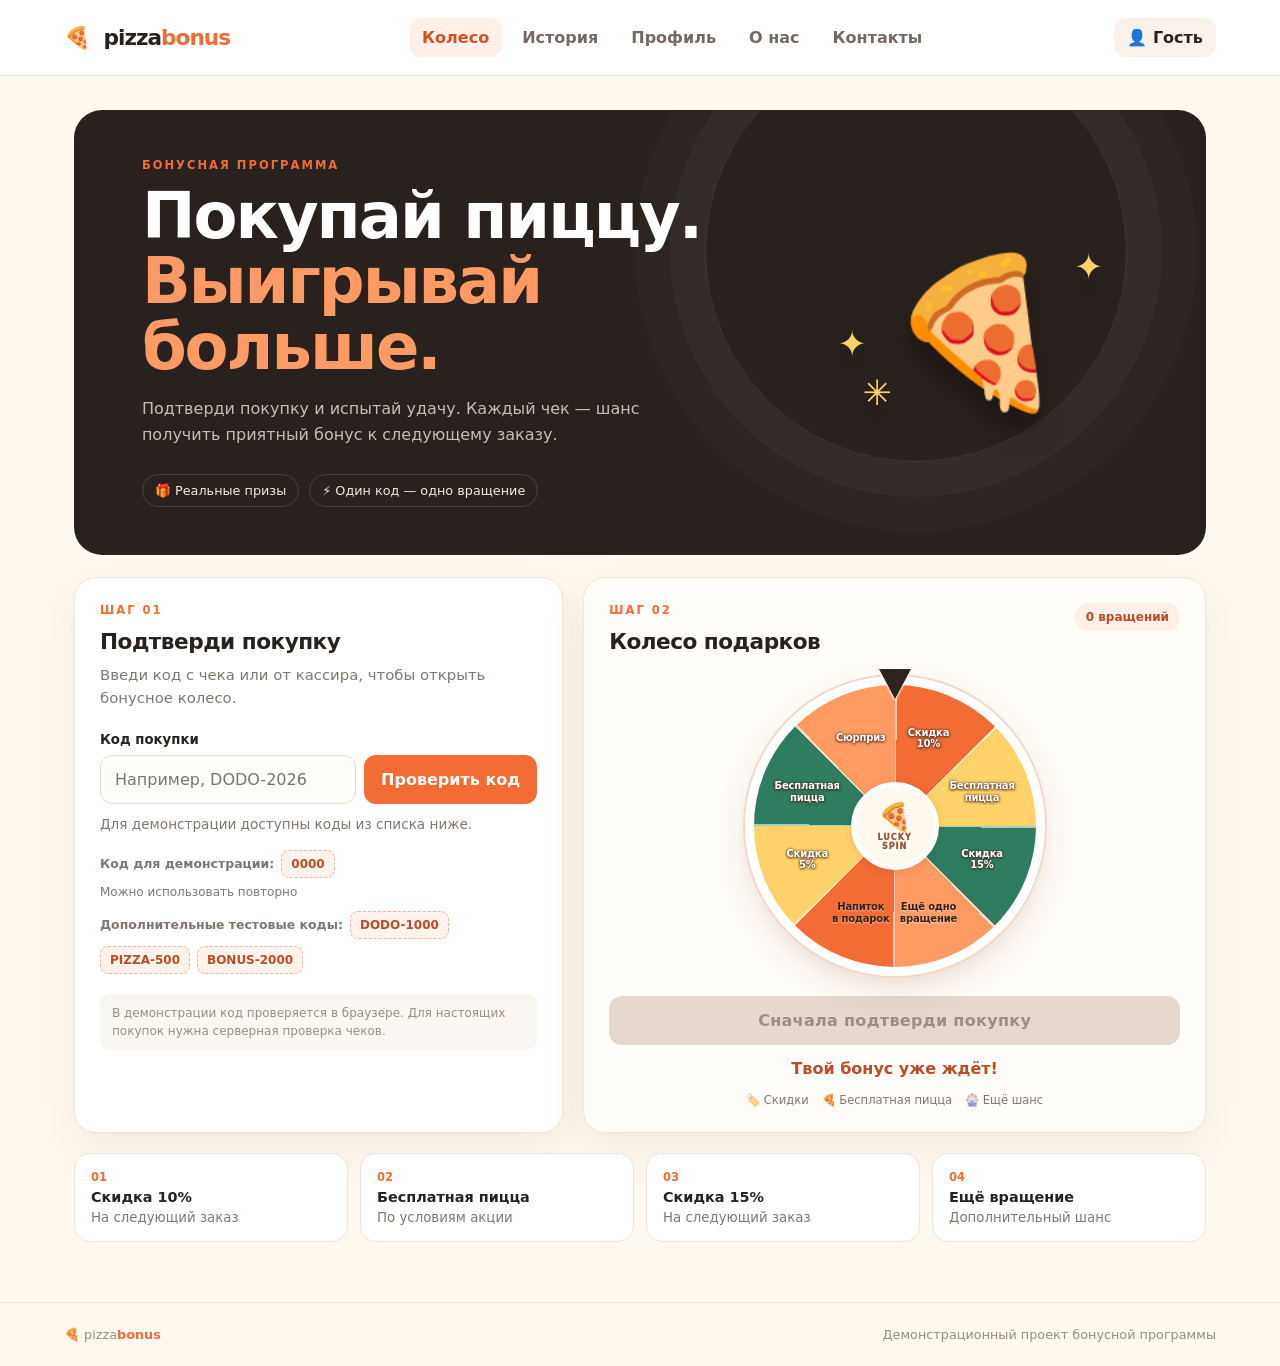
<file: index.html>
<!DOCTYPE html>
<html lang="ru">
<head>
  <meta charset="UTF-8">
  <meta name="viewport" content="width=device-width, initial-scale=1">
  <title>Pizza Bonus — бонусы за покупки</title>
  <link rel="stylesheet" href="style.css">
</head>
<body>
  <header class="topbar">
    <a class="brand" href="#" data-page="wheel"><span class="brand-mark">🍕</span> pizza<span>bonus</span></a>
    <nav>
      <button class="nav-link active" data-page="wheel">Колесо</button>
      <button class="nav-link" data-page="history">История</button>
      <button class="nav-link" data-page="profile">Профиль</button>
      <button class="nav-link" data-page="about">О нас</button>
      <button class="nav-link" data-page="contacts">Контакты</button>
    </nav>
    <button class="profile-mini" id="profileButton">👤 <span id="userLabel">Гость</span></button>
  </header>

  <main>
    <section id="page-wheel" class="page">
      <div class="hero">
        <div class="hero-copy">
          <span class="eyebrow">БОНУСНАЯ ПРОГРАММА</span>
          <h1>Покупай пиццу.<br><em>Выигрывай больше.</em></h1>
          <p>Подтверди покупку и испытай удачу. Каждый чек — шанс получить приятный бонус к следующему заказу.</p>
          <div class="hero-pills"><span>🎁 Реальные призы</span><span>⚡ Один код — одно вращение</span></div>
        </div>
        <div class="hero-art" aria-hidden="true"><div class="pizza-emoji">🍕</div><span class="spark s1">✦</span><span class="spark s2">✳</span><span class="spark s3">✦</span></div>
      </div>

      <div class="content-grid">
        <section class="panel code-panel">
          <div class="section-kicker">ШАГ 01</div>
          <h2>Подтверди покупку</h2>
          <p class="muted">Введи код с чека или от кассира, чтобы открыть бонусное колесо.</p>
          <label for="codeInput">Код покупки</label>
          <div class="code-row"><input id="codeInput" type="text" placeholder="Например, DODO-2026" autocomplete="off"><button id="checkCode">Проверить код</button></div>
          <div id="codeMessage" class="message" aria-live="polite">Для демонстрации доступны коды из списка ниже.</div>
          <div class="demo-codes"><b>Код для демонстрации:</b><button class="code-chip" data-code="0000">0000</button><span class="demo-hint">Можно использовать повторно</span></div>
          <div class="demo-codes"><b>Дополнительные тестовые коды:</b><button class="code-chip" data-code="DODO-1000">DODO-1000</button><button class="code-chip" data-code="PIZZA-500">PIZZA-500</button><button class="code-chip" data-code="BONUS-2000">BONUS-2000</button></div>
          <div class="purchase-note">В демонстрации код проверяется в браузере. Для настоящих покупок нужна серверная проверка чеков.</div>
        </section>

        <section class="panel wheel-panel">
          <div class="wheel-heading"><div><div class="section-kicker">ШАГ 02</div><h2>Колесо подарков</h2></div><span class="turns" id="turnsLabel">0 вращений</span></div>
          <div class="wheel-area">
            <div class="pointer"></div>
            <div class="wheel" id="wheel">
              <span class="wheel-label">Скидка<br>10%</span>
              <span class="wheel-label">Бесплатная<br>пицца</span>
              <span class="wheel-label">Скидка<br>15%</span>
              <span class="wheel-label">Ещё одно<br>вращение</span>
              <span class="wheel-label">Напиток<br>в подарок</span>
              <span class="wheel-label">Скидка<br>5%</span>
              <span class="wheel-label">Бесплатная<br>пицца</span>
              <span class="wheel-label">Сюрприз</span>
              <div class="wheel-center">🍕<small>LUCKY<br>SPIN</small></div>
            </div>
          </div>
          <button id="spinButton" class="spin-button" disabled>Сначала подтверди покупку</button>
          <div id="prizeResult" class="prize-result">Твой бонус уже ждёт!</div>
          <div class="prize-legend"><span>🏷️ Скидки</span><span>🍕 Бесплатная пицца</span><span>🎡 Ещё шанс</span></div>
        </section>
      </div>

      <section class="prize-strip">
        <div><span>01</span><b>Скидка 10%</b><small>На следующий заказ</small></div>
        <div><span>02</span><b>Бесплатная пицца</b><small>По условиям акции</small></div>
        <div><span>03</span><b>Скидка 15%</b><small>На следующий заказ</small></div>
        <div><span>04</span><b>Ещё вращение</b><small>Дополнительный шанс</small></div>
      </section>
    </section>

    <section id="page-history" class="page hidden">
      <div class="page-title"><span class="eyebrow">ТВОЯ АКТИВНОСТЬ</span><h1>История вращений</h1><p>Все полученные бонусы собраны здесь.</p></div>
      <div class="panel"><div id="historyList" class="history-list"><div class="empty-state">Пока нет вращений. Подтверди покупку и попробуй удачу! 🎁</div></div></div>
    </section>

    <section id="page-about" class="page hidden">
      <div class="page-title"><span class="eyebrow">PIZZA BONUS</span><h1>Больше радости<br><em>с каждой покупкой.</em></h1><p>Мы превращаем обычный чек в возможность получить приятный подарок.</p></div>
      <div class="about-grid">
        <article class="panel about-card"><div class="about-icon">🧾</div><h2>1. Соверши покупку</h2><p>Сделай заказ в участвующей пиццерии и получи уникальный код подтверждения.</p></article>
        <article class="panel about-card"><div class="about-icon">🔐</div><h2>2. Подтверди чек</h2><p>Введи код на сайте. После проверки тебе станет доступно вращение колеса.</p></article>
        <article class="panel about-card"><div class="about-icon">🎉</div><h2>3. Забери бонус</h2><p>Получи скидку или подарок и используй его согласно условиям акции.</p></article>
      </div>
      <div class="panel terms"><h2>Правила участия</h2><ul><li>Каждый обычный код покупки можно использовать только один раз.</li><li>Код 0000 предназначен только для демонстрации и может использоваться повторно.</li><li>Сумма и условия покупки определяются организатором акции.</li><li>Выигранный бонус сохраняется в истории браузера в этой демонстрационной версии.</li><li>Срок действия и условия использования приза должны быть указаны при запуске реальной акции.</li></ul></div>
      <div class="location-note"><span>📍</span><div><b>Место создания проекта</b><small>Нижний Новгород, ВГУВТ</small></div></div>
    </section>

    <section id="page-profile" class="page hidden">
      <div class="page-title"><span class="eyebrow">ЛИЧНЫЙ КАБИНЕТ</span><h1>Твой профиль</h1><p>Профиль необязателен — можно участвовать и без регистрации.</p></div>
      <div class="profile-grid">
        <div class="panel">
          <div class="avatar">👤</div><h2>Информация о тебе</h2>
          <label for="nameInput">Как тебя называть?</label><input id="nameInput" type="text" maxlength="30" placeholder="Например, Сергей">
          <button id="saveProfile" class="primary full">Сохранить имя</button>
          <div id="profileMessage" class="message"></div>
        </div>
        <div class="panel stats-panel"><h2>Твоя статистика</h2><div class="stat"><span>Всего вращений</span><b id="profileSpins">0</b></div><div class="stat"><span>Выигранные бонусы</span><b id="profilePrizes">0</b></div><div class="stat"><span>Доступные вращения</span><b id="profileTurns">0</b></div></div>
      </div>
      <button id="resetData" class="text-button">Сбросить демонстрационные данные</button>
    </section>

    <section id="page-contacts" class="page hidden">
      <div class="page-title"><span class="eyebrow">СВЯЗЬ С АВТОРАМИ</span><h1>Контакты</h1><p>Создатели и разработчики проекта Pizza Bonus.</p></div>
      <div class="contacts-grid">
        <article class="panel contact-card"><div class="contact-avatar">👨‍💻</div><span class="section-kicker">СОЗДАТЕЛЬ 01</span><h2>Имя первого создателя</h2><p>Здесь можно указать контактные данные: телефон, электронную почту или Telegram.</p><div class="contact-placeholder">Контактные данные будут добавлены</div></article>
        <article class="panel contact-card"><div class="contact-avatar">👨‍💻</div><span class="section-kicker">СОЗДАТЕЛЬ 02</span><h2>Имя второго создателя</h2><p>Здесь можно указать контактные данные: телефон, электронную почту или Telegram.</p><div class="contact-placeholder">Контактные данные будут добавлены</div></article>
      </div>
    </section>
  </main>

  <footer><span>🍕 pizza<strong>bonus</strong></span><span>Демонстрационный проект бонусной программы</span></footer>
  <script src="script.js"></script>
</body>
</html>
</file>
<file: style.css>
:root{--ink:#28221f;--muted:#81766f;--cream:#fff9f0;--paper:#fff;--orange:#f36b35;--orange-dark:#d94f24;--yellow:#ffd36a;--line:#f0e5d9;--green:#287d55;--shadow:0 16px 45px rgba(75,43,22,.08)}
*{box-sizing:border-box}body{margin:0;background:var(--cream);color:var(--ink);font-family:Inter,ui-sans-serif,system-ui,-apple-system,"Segoe UI",sans-serif}button,input{font:inherit}button{cursor:pointer}.topbar{height:76px;padding:0 max(5vw,22px);display:flex;align-items:center;justify-content:space-between;background:#fff;border-bottom:1px solid var(--line);position:sticky;top:0;z-index:10}.brand{text-decoration:none;color:var(--ink);font-size:1.35rem;font-weight:900;letter-spacing:-1px}.brand span:last-child,.brand-mark{color:var(--orange)}.brand-mark{margin-right:7px}.topbar nav{display:flex;gap:7px}.nav-link,.profile-mini{border:0;background:transparent;color:#756a63;padding:10px 13px;border-radius:12px;font-weight:700}.nav-link.active,.nav-link:hover{background:#fff0e8;color:var(--orange-dark)}.profile-mini{background:#f8f2eb;color:var(--ink)}main{max-width:1180px;margin:auto;padding:34px 24px 60px}.page{animation:appear .3s ease}@keyframes appear{from{opacity:.4;transform:translateY(6px)}to{opacity:1;transform:none}}.hidden{display:none!important}.hero{background:#29211e;border-radius:28px;color:#fff;padding:48px 6%;display:flex;align-items:center;justify-content:space-between;overflow:hidden;min-height:280px;position:relative}.hero:after{content:"";position:absolute;width:420px;height:420px;border:1px solid #ffffff18;border-radius:50%;right:7%;top:-70px;box-shadow:0 0 0 35px #ffffff08,0 0 0 70px #ffffff05}.hero-copy{max-width:600px;z-index:1}.eyebrow,.section-kicker{font-size:.72rem;font-weight:900;letter-spacing:2px;color:var(--orange);display:block;margin-bottom:12px}.hero h1,.page-title h1{font-size:clamp(2.2rem,5vw,4rem);line-height:1.02;letter-spacing:-2px;margin:0 0 16px}.hero h1 em,.page-title h1 em{color:#ff9a65;font-style:normal}.hero p,.page-title p{color:#c8bdb5;line-height:1.65;max-width:550px}.hero-pills{display:flex;flex-wrap:wrap;gap:10px;margin-top:25px}.hero-pills span{font-size:.8rem;border:1px solid #ffffff25;border-radius:30px;padding:8px 12px;color:#f4e9df}.hero-art{font-size:145px;z-index:1;position:relative;filter:drop-shadow(0 18px 12px #0005);margin-right:7%}.spark{position:absolute;color:var(--yellow);font-size:35px}.s1{top:0;right:-35px}.s2{bottom:5px;left:-25px}.s3{top:45%;left:-50px}.content-grid{display:grid;grid-template-columns:.88fr 1.12fr;gap:20px;margin-top:22px}.panel{background:var(--paper);border:1px solid var(--line);border-radius:22px;padding:25px;box-shadow:var(--shadow)}.panel h2{font-size:1.35rem;letter-spacing:-.5px;margin:0 0 10px}.muted{color:var(--muted);font-size:.93rem;line-height:1.55;margin:0 0 22px}.panel label{display:block;font-size:.83rem;font-weight:800;margin:16px 0 8px}.code-row{display:flex;gap:8px}.code-row input,.profile-grid input{min-width:0;flex:1;width:100%;border:1px solid #e9ddd2;border-radius:12px;padding:14px;background:#fffdfa;outline:none}.code-row input:focus,.profile-grid input:focus{border-color:var(--orange);box-shadow:0 0 0 3px #f36b3518}.code-row button,.primary{border:0;border-radius:12px;background:var(--orange);color:white;padding:0 17px;font-weight:800}.code-row button:hover,.primary:hover,.spin-button:not(:disabled):hover{background:var(--orange-dark)}.message{font-size:.85rem;color:var(--muted);min-height:22px;margin-top:12px}.message.success{color:var(--green)}.message.error{color:#c74432}.demo-codes{display:flex;align-items:center;gap:7px;flex-wrap:wrap;margin-top:12px;font-size:.78rem;color:var(--muted)}.code-chip{background:#fff3eb;color:#b94d27;border:1px dashed #f0b99e;border-radius:8px;padding:6px 9px;font-size:.75rem;font-weight:800}.purchase-note{font-size:.75rem;line-height:1.5;color:#9b8d82;background:#faf6f1;padding:10px 12px;border-radius:10px;margin-top:20px}.wheel-panel{background:#fffdf9}.wheel-heading{display:flex;justify-content:space-between;align-items:flex-start}.turns{background:#fff0e7;color:#b84d28;padding:7px 11px;border-radius:20px;font-size:.75rem;font-weight:800}.wheel-area{width:min(300px,85vw);height:min(300px,85vw);margin:12px auto 20px;position:relative}.wheel{width:100%;height:100%;border-radius:50%;border:9px solid #fff;box-shadow:0 0 0 2px #f2d8c8,0 12px 28px #7a43252b;position:relative;transition:transform 4.2s cubic-bezier(.12,.72,.12,1);background:conic-gradient(#f36b35 0deg 45deg,#ffd36a 45deg 90deg,#2e7d61 90deg 135deg,#ff9b63 135deg 180deg,#f36b35 180deg 225deg,#ffd36a 225deg 270deg,#2e7d61 270deg 315deg,#ff9b63 315deg 360deg)}.wheel:before{content:"";position:absolute;inset:0;border-radius:50%;background:repeating-conic-gradient(from 0deg,#fff9 0deg 1deg,transparent 1deg 45deg);pointer-events:none}
.wheel-label{position:absolute;z-index:1;width:68px;min-height:30px;display:flex;align-items:center;justify-content:center;text-align:center;font-size:clamp(8px,2.5vw,10px);line-height:1.15;font-weight:900;letter-spacing:-.2px;color:#fff;text-shadow:0 1px 3px #4b2b1c,0 0 3px #4b2b1c;pointer-events:none}
.wheel-label:nth-child(1){left:62%;top:19%;transform:translate(-50%,-50%);color:#fff}
.wheel-label:nth-child(2){left:81%;top:38%;transform:translate(-50%,-50%);color:#fff}
.wheel-label:nth-child(3){left:81%;top:62%;transform:translate(-50%,-50%);color:#fff}
.wheel-label:nth-child(4){left:62%;top:81%;transform:translate(-50%,-50%);color:#30231d;text-shadow:0 1px 2px #fff8}
.wheel-label:nth-child(5){left:38%;top:81%;transform:translate(-50%,-50%);color:#30231d;text-shadow:0 1px 2px #fff8}
.wheel-label:nth-child(6){left:19%;top:62%;transform:translate(-50%,-50%);color:#fff}
.wheel-label:nth-child(7){left:19%;top:38%;transform:translate(-50%,-50%);color:#fff}
.wheel-label:nth-child(8){left:38%;top:19%;transform:translate(-50%,-50%);color:#fff}
.wheel-center{z-index:2}.wheel-center{position:absolute;z-index:1;left:50%;top:50%;transform:translate(-50%,-50%);width:88px;height:88px;border-radius:50%;background:#fff9f0;border:5px solid white;box-shadow:0 2px 10px #4222;display:flex;flex-direction:column;align-items:center;justify-content:center;font-size:27px}.wheel-center small{font-size:8px;letter-spacing:1px;font-weight:1000;color:#9a5434;text-align:center}.pointer{position:absolute;z-index:2;top:-7px;left:50%;transform:translateX(-50%);width:0;height:0;border-left:16px solid transparent;border-right:16px solid transparent;border-top:30px solid #30231d;filter:drop-shadow(0 2px 1px #fff)}.spin-button{width:100%;border:0;border-radius:13px;padding:15px;background:var(--orange);color:white;font-weight:900;letter-spacing:.3px}.spin-button:disabled{background:#e6d8ce;color:#9b8e85;cursor:not-allowed}.prize-result{text-align:center;min-height:26px;margin:14px 0 8px;font-weight:800;color:#b94d27}.prize-legend{display:flex;justify-content:center;gap:13px;flex-wrap:wrap;font-size:.72rem;color:var(--muted)}.prize-strip{display:grid;grid-template-columns:repeat(4,1fr);gap:12px;margin-top:20px}.prize-strip>div{background:#fff;border:1px solid var(--line);border-radius:16px;padding:16px;display:grid;gap:5px}.prize-strip span{color:var(--orange);font-size:.72rem;font-weight:900}.prize-strip b{font-size:.9rem}.prize-strip small{color:var(--muted)}.page-title{padding:38px 5px 25px}.page-title h1{font-size:clamp(2.3rem,5vw,3.6rem)}.page-title p{color:var(--muted)}.history-list{display:grid;gap:10px}.history-item{display:flex;align-items:center;justify-content:space-between;gap:15px;padding:15px;background:#fffaf5;border:1px solid var(--line);border-radius:14px}.history-item b{display:block}.history-item small{color:var(--muted)}.prize-tag{background:#eaf5ee;color:#287d55;padding:8px 11px;border-radius:20px;font-weight:800;font-size:.8rem;white-space:nowrap}.empty-state{text-align:center;padding:38px 15px;color:var(--muted)}.about-grid{display:grid;grid-template-columns:repeat(3,1fr);gap:16px}.about-icon{font-size:2rem;margin-bottom:18px}.about-card p,.terms li{color:var(--muted);line-height:1.65;font-size:.92rem}.terms{margin-top:18px}.terms ul{padding-left:20px}.profile-grid{display:grid;grid-template-columns:1fr 1fr;gap:18px}.avatar{width:60px;height:60px;background:#fff0e7;border-radius:18px;display:grid;place-items:center;font-size:1.8rem;margin-bottom:16px}.primary.full{width:100%;padding:13px;margin-top:13px}.stat{display:flex;justify-content:space-between;padding:17px 0;border-bottom:1px solid var(--line);color:var(--muted)}.stat b{font-size:1.2rem;color:var(--ink)}.text-button{margin-top:22px;border:0;background:transparent;color:#a18f82;text-decoration:underline;padding:8px 0}footer{border-top:1px solid var(--line);padding:24px max(5vw,22px);display:flex;justify-content:space-between;color:#9a8c81;font-size:.8rem}footer strong{color:var(--orange)}
@media(max-width:800px){.topbar{height:auto;min-height:68px;flex-wrap:wrap;padding:13px 18px;gap:10px}.topbar nav{order:3;width:100%;overflow:auto}.nav-link{white-space:nowrap;padding:8px 10px;font-size:.82rem}.profile-mini{margin-left:auto}.content-grid{grid-template-columns:1fr}.hero{padding:34px 7%;min-height:250px}.hero-art{font-size:105px;margin-right:0}.prize-strip{grid-template-columns:repeat(2,1fr)}.about-grid{grid-template-columns:1fr}.profile-grid{grid-template-columns:1fr}}
@media(max-width:480px){main{padding:20px 14px 40px}.hero{border-radius:20px}.hero-art{position:absolute;right:0;bottom:0;opacity:.25;font-size:120px}.hero-copy{position:relative;z-index:2}.hero h1{font-size:2.5rem}.panel{padding:20px}.code-row{flex-direction:column}.code-row button{padding:13px}.prize-strip{gap:8px}.prize-strip>div{padding:12px}footer{gap:8px;flex-direction:column}}

/* Дополнительные блоки проекта */
.demo-hint{color:var(--muted);font-size:.75rem}.location-note{display:flex;align-items:center;gap:13px;margin-top:18px;padding:18px 20px;background:#fff;border:1px solid var(--line);border-radius:16px}.location-note>span{font-size:1.7rem}.location-note b,.location-note small{display:block}.location-note small{color:var(--muted);margin-top:4px}.contacts-grid{display:grid;grid-template-columns:repeat(2,minmax(0,1fr));gap:18px}.contact-card{min-height:250px}.contact-avatar{width:58px;height:58px;display:grid;place-items:center;border-radius:17px;background:#fff0e7;font-size:1.8rem;margin-bottom:18px}.contact-card h2{margin:0 0 9px}.contact-card p{color:var(--muted);line-height:1.6;font-size:.92rem}.contact-placeholder{margin-top:18px;padding:11px 13px;border-radius:10px;background:#faf6f1;color:#9b8d82;font-size:.82rem}
@media(max-width:800px){.contacts-grid{grid-template-columns:1fr}}
</file>
